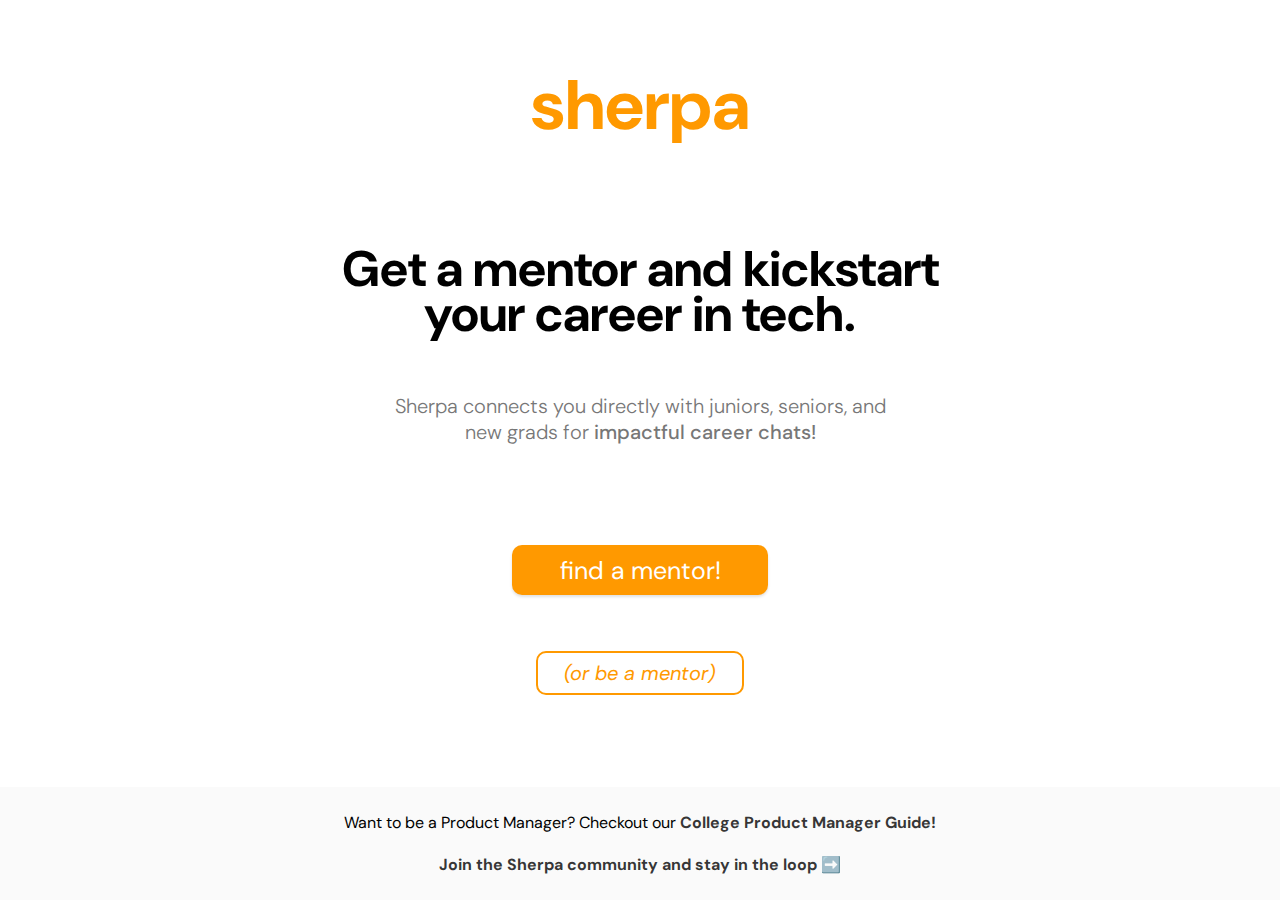
<file: index.html>
<!DOCTYPE html>

<html>

<head>
    <link href="home.css" rel="stylesheet" type="text/css"/> 

    <link href="https://fonts.googleapis.com/css2?family=DM+Sans:ital,wght@0,400;0,500;0,700;1,400;1,500;1,700&display=swap" rel="stylesheet">

    <script src="jquery-3.4.1.min.js"></script> 

    <meta charset="utf-8"/>
    <meta name="viewport" content="width=device-width, initial-scale=1">
     <link rel="shortcut icon" type="image/x-icon" href="favicon.png" />
     <title>Sherpa</title>

    <!-- Hotjar Tracking Code for joinsherpa.co -->
    <script>
        (function(h,o,t,j,a,r){
            h.hj=h.hj||function(){(h.hj.q=h.hj.q||[]).push(arguments)};
            h._hjSettings={hjid:1788069,hjsv:6};
            a=o.getElementsByTagName('head')[0];
            r=o.createElement('script');r.async=1;
            r.src=t+h._hjSettings.hjid+j+h._hjSettings.hjsv;
            a.appendChild(r);
        })(window,document,'https://static.hotjar.com/c/hotjar-','.js?sv=');
    </script>


    <!-- Global site tag (gtag.js) - Google Analytics -->
    <script async src="https://www.googletagmanager.com/gtag/js?id=UA-159977547-3"></script>
    <script>
    window.dataLayer = window.dataLayer || [];
    function gtag(){dataLayer.push(arguments);}
    gtag('js', new Date());

    gtag('config', 'UA-159977547-3');
    </script>




</head>

<body>
    <div id="content">
        <div id="title">sherpa</div>

        <div id="header">Get a mentor and kickstart your career in tech.</div>
        <div id="subheader">Sherpa connects you directly with juniors, seniors, and new grads for <b style="font-weight:500">impactful career chats!</b></div>

        <div id="join-button"><a href="/mentors.html">find a mentor!</a></div>

        <div id="be-button"><a target="_blank" href= "https://sherpamentors.typeform.com/to/Ag2OlS">(or be a mentor)</a></div>


        <div id="footer">
            Want to be a Product Manager? Checkout our <a style="font-weight: bold;" target="_blank" href="https://www.notion.so/anquetil/The-College-Product-Manager-Guide-f0b7c36363c04cc69cb7d0f1e8dc954d">College Product Manager Guide!</a>
        
            </br></br>

            <a style="font-weight: bold;" target="_blank" href="https://sherpamentors.typeform.com/to/J9HQL1">Join the Sherpa community and stay in the loop ➡️</a>
        </div>


    </div>

    
</body>
</html>
</file>
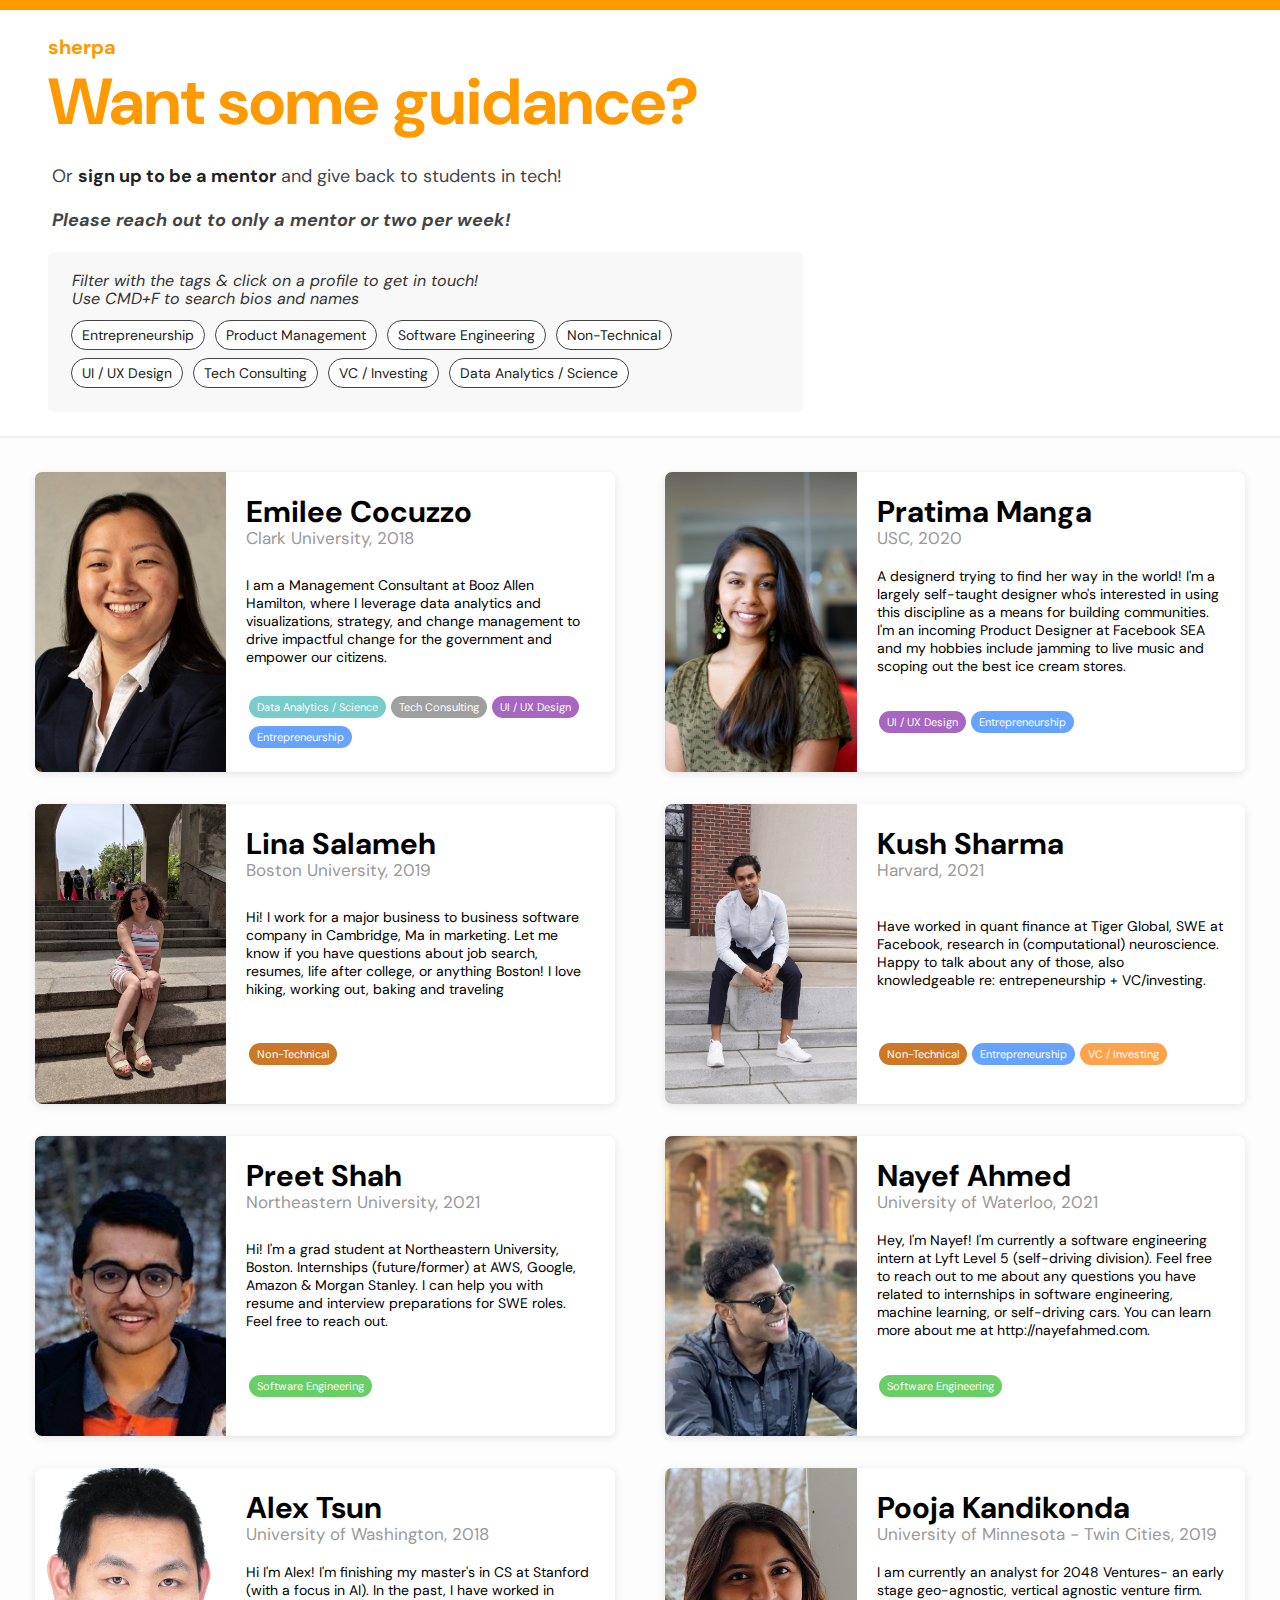
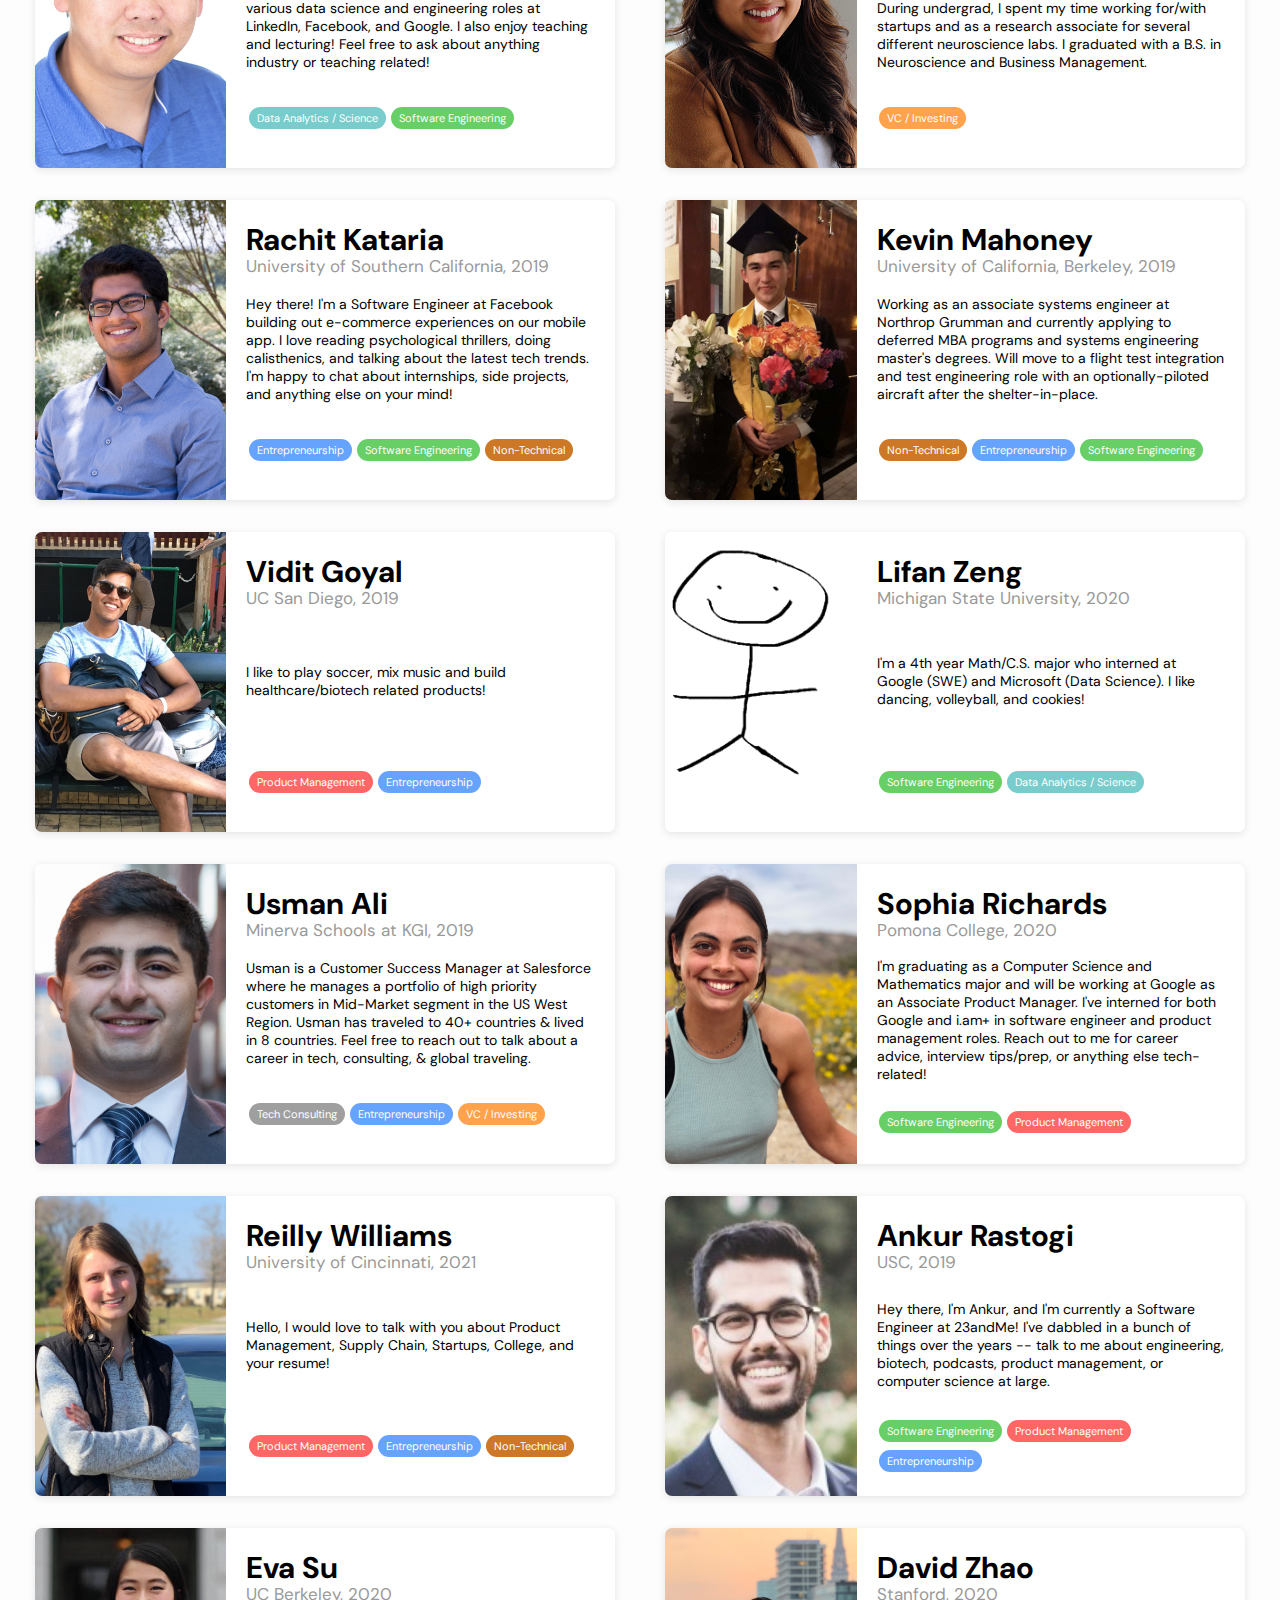
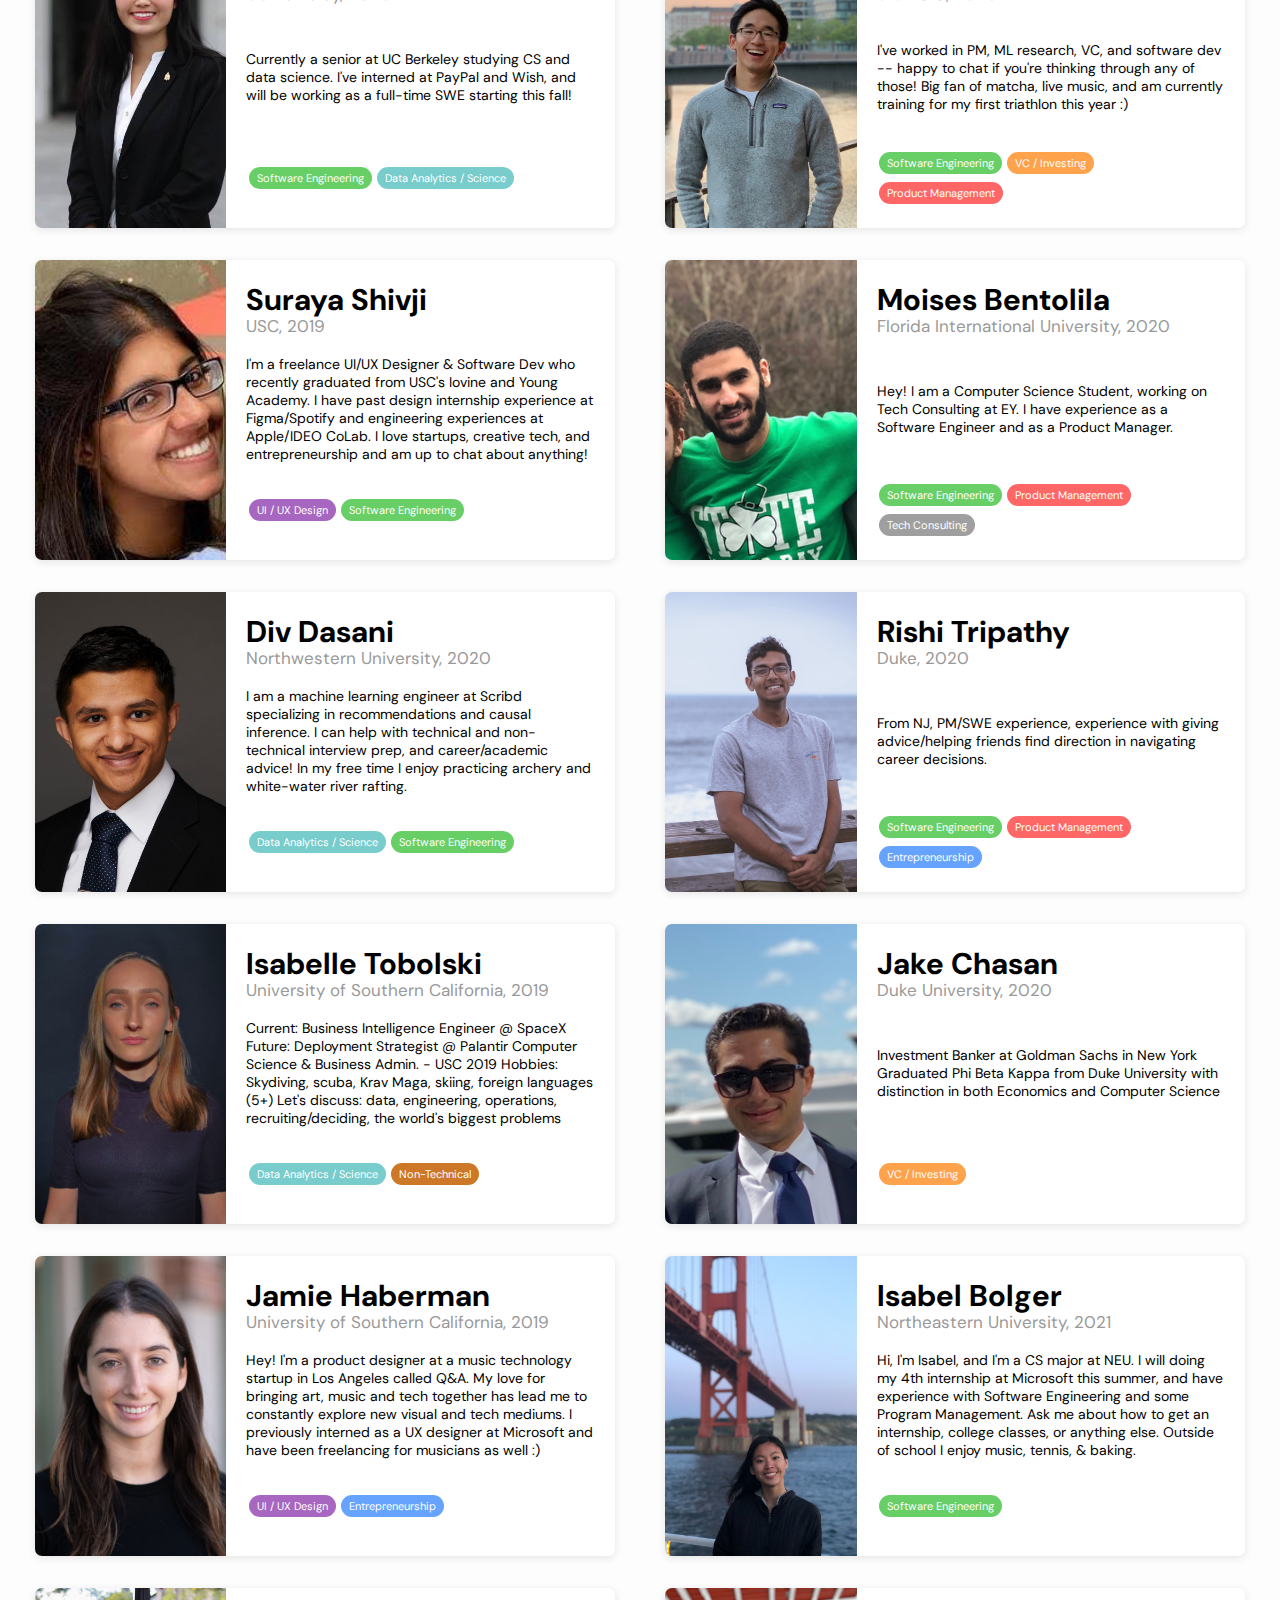
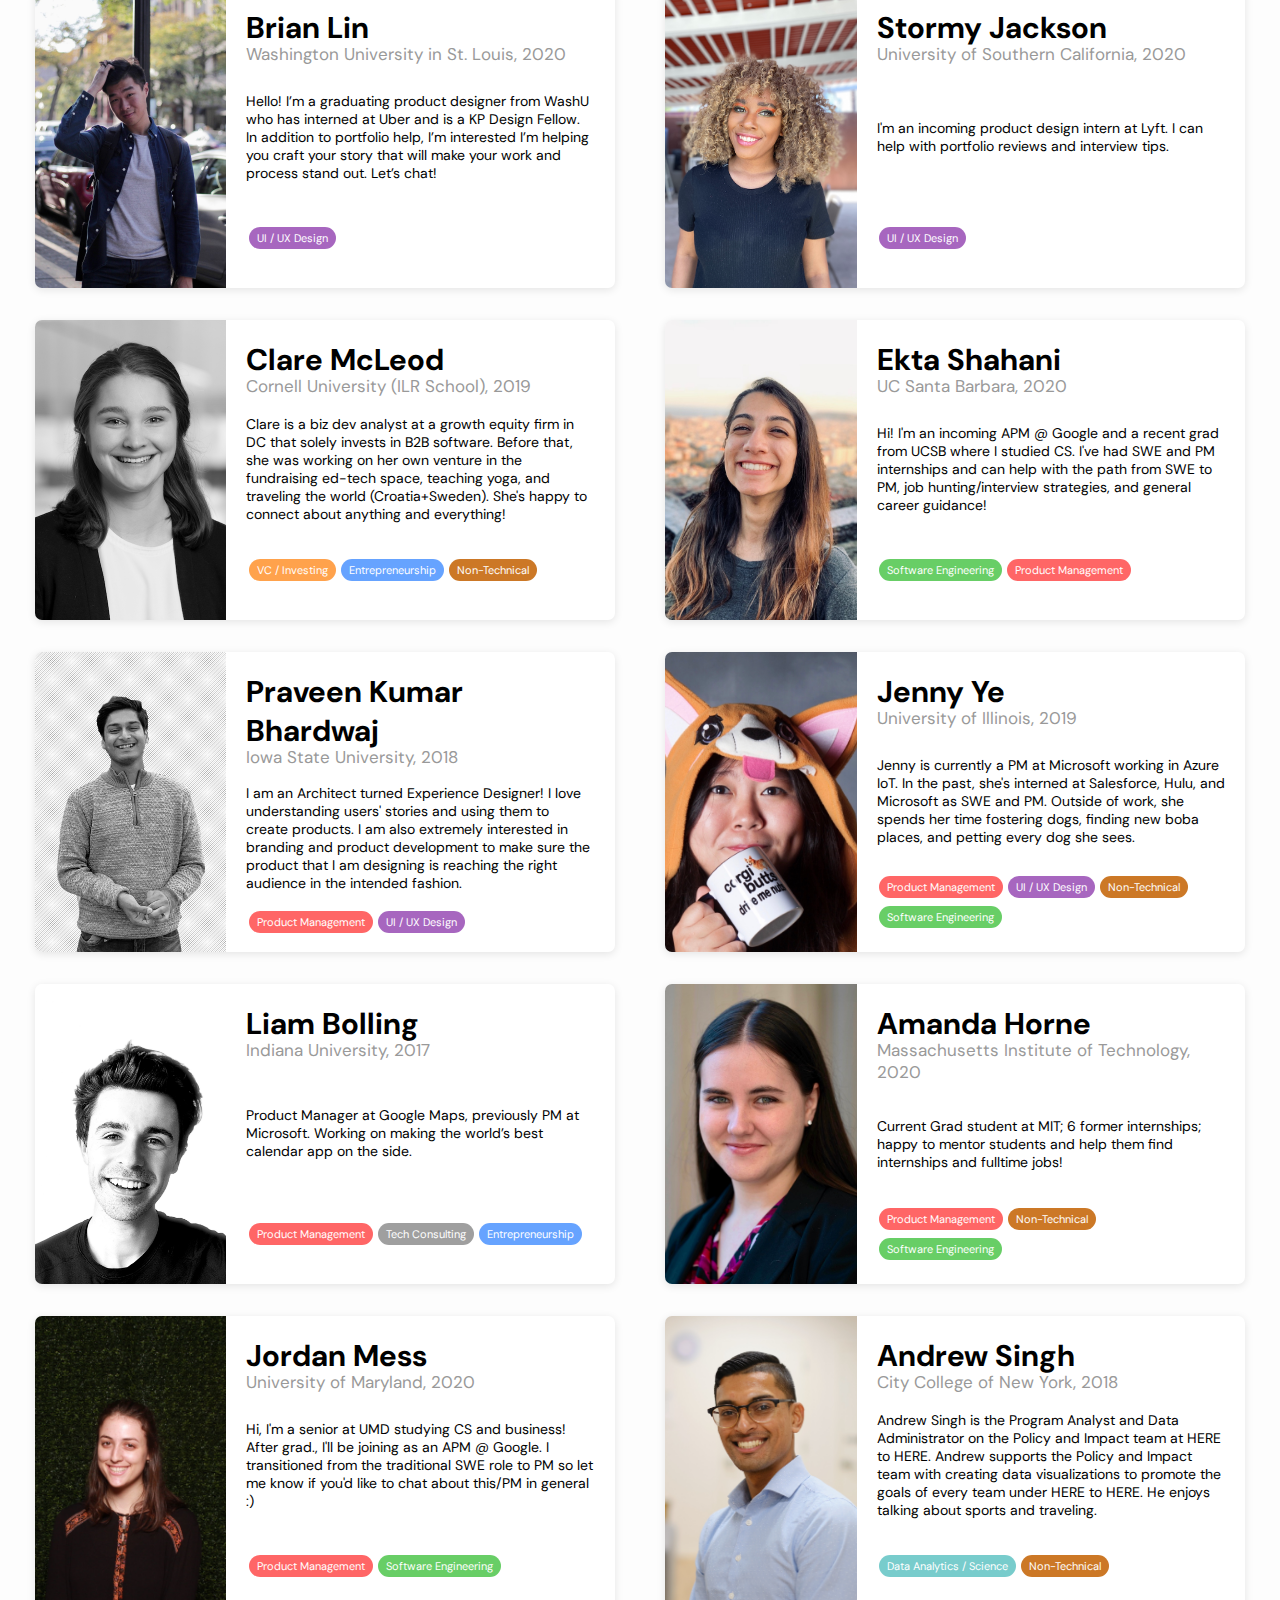
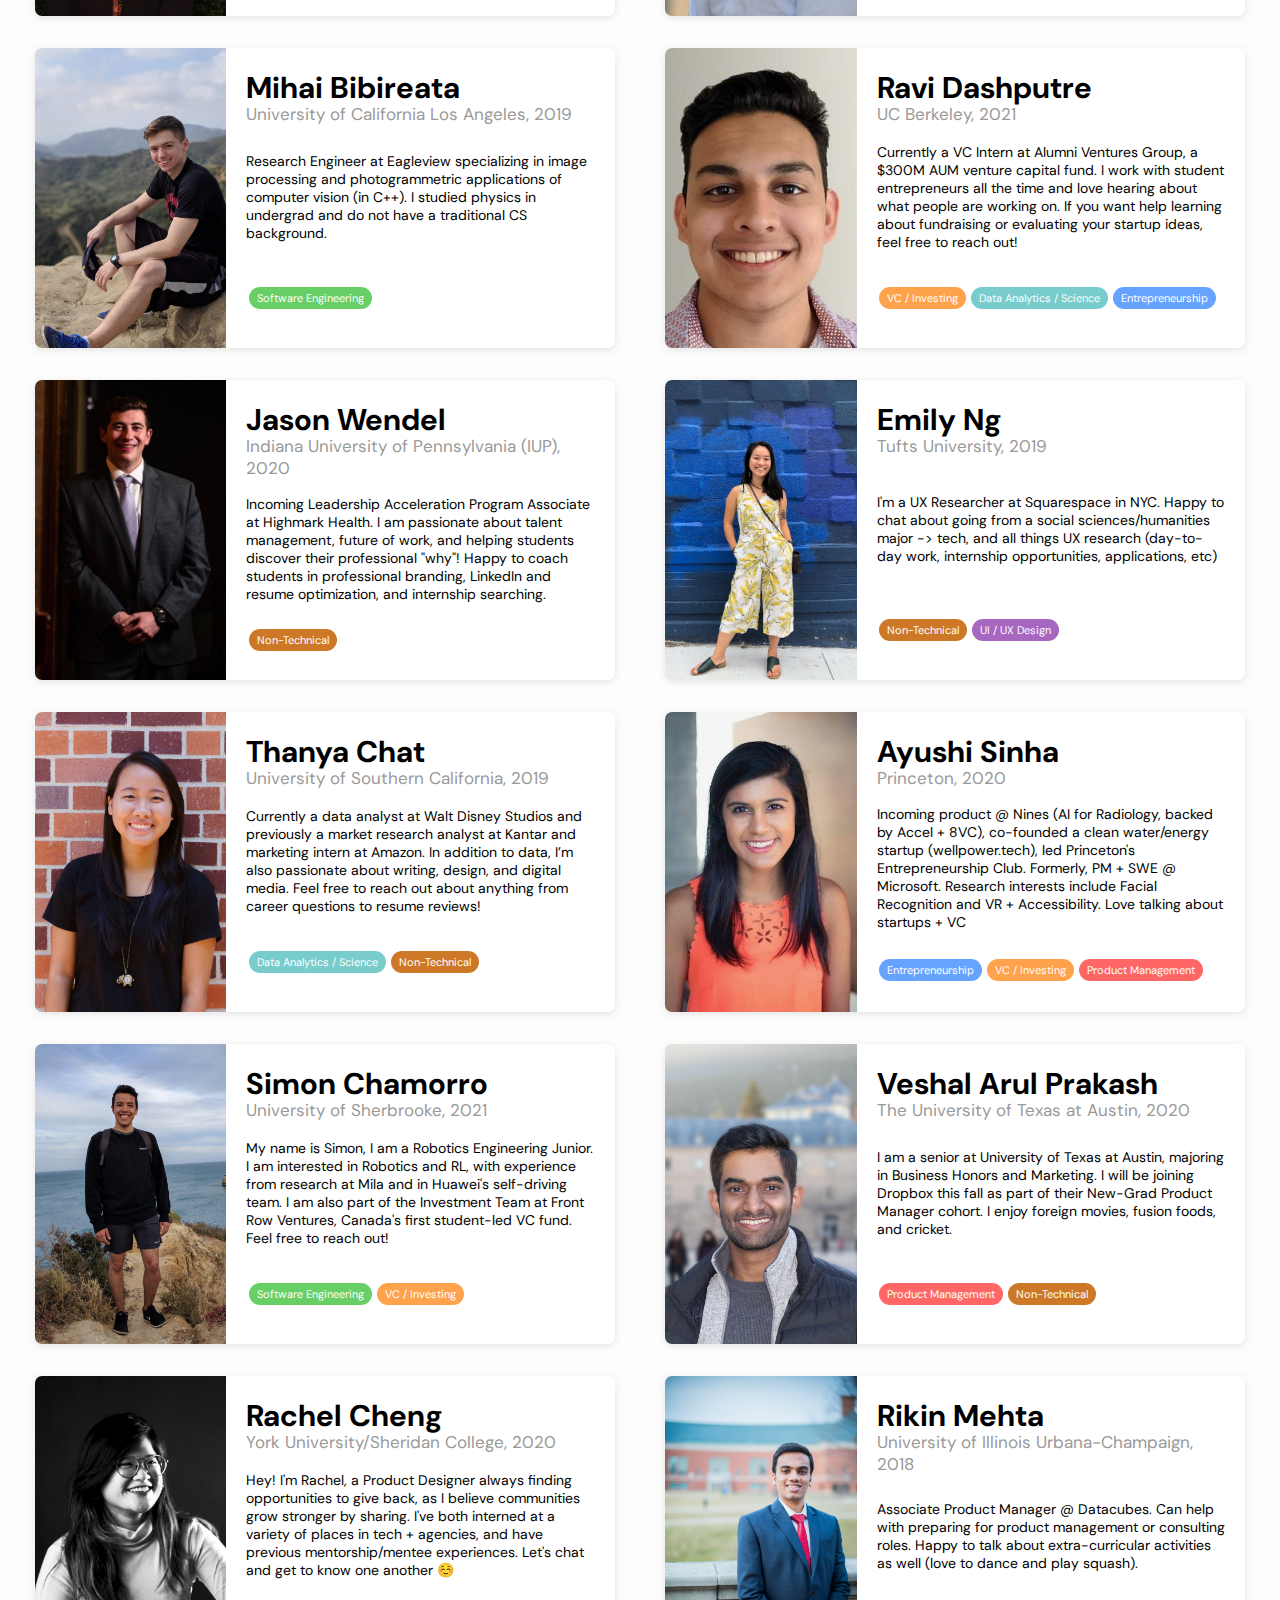
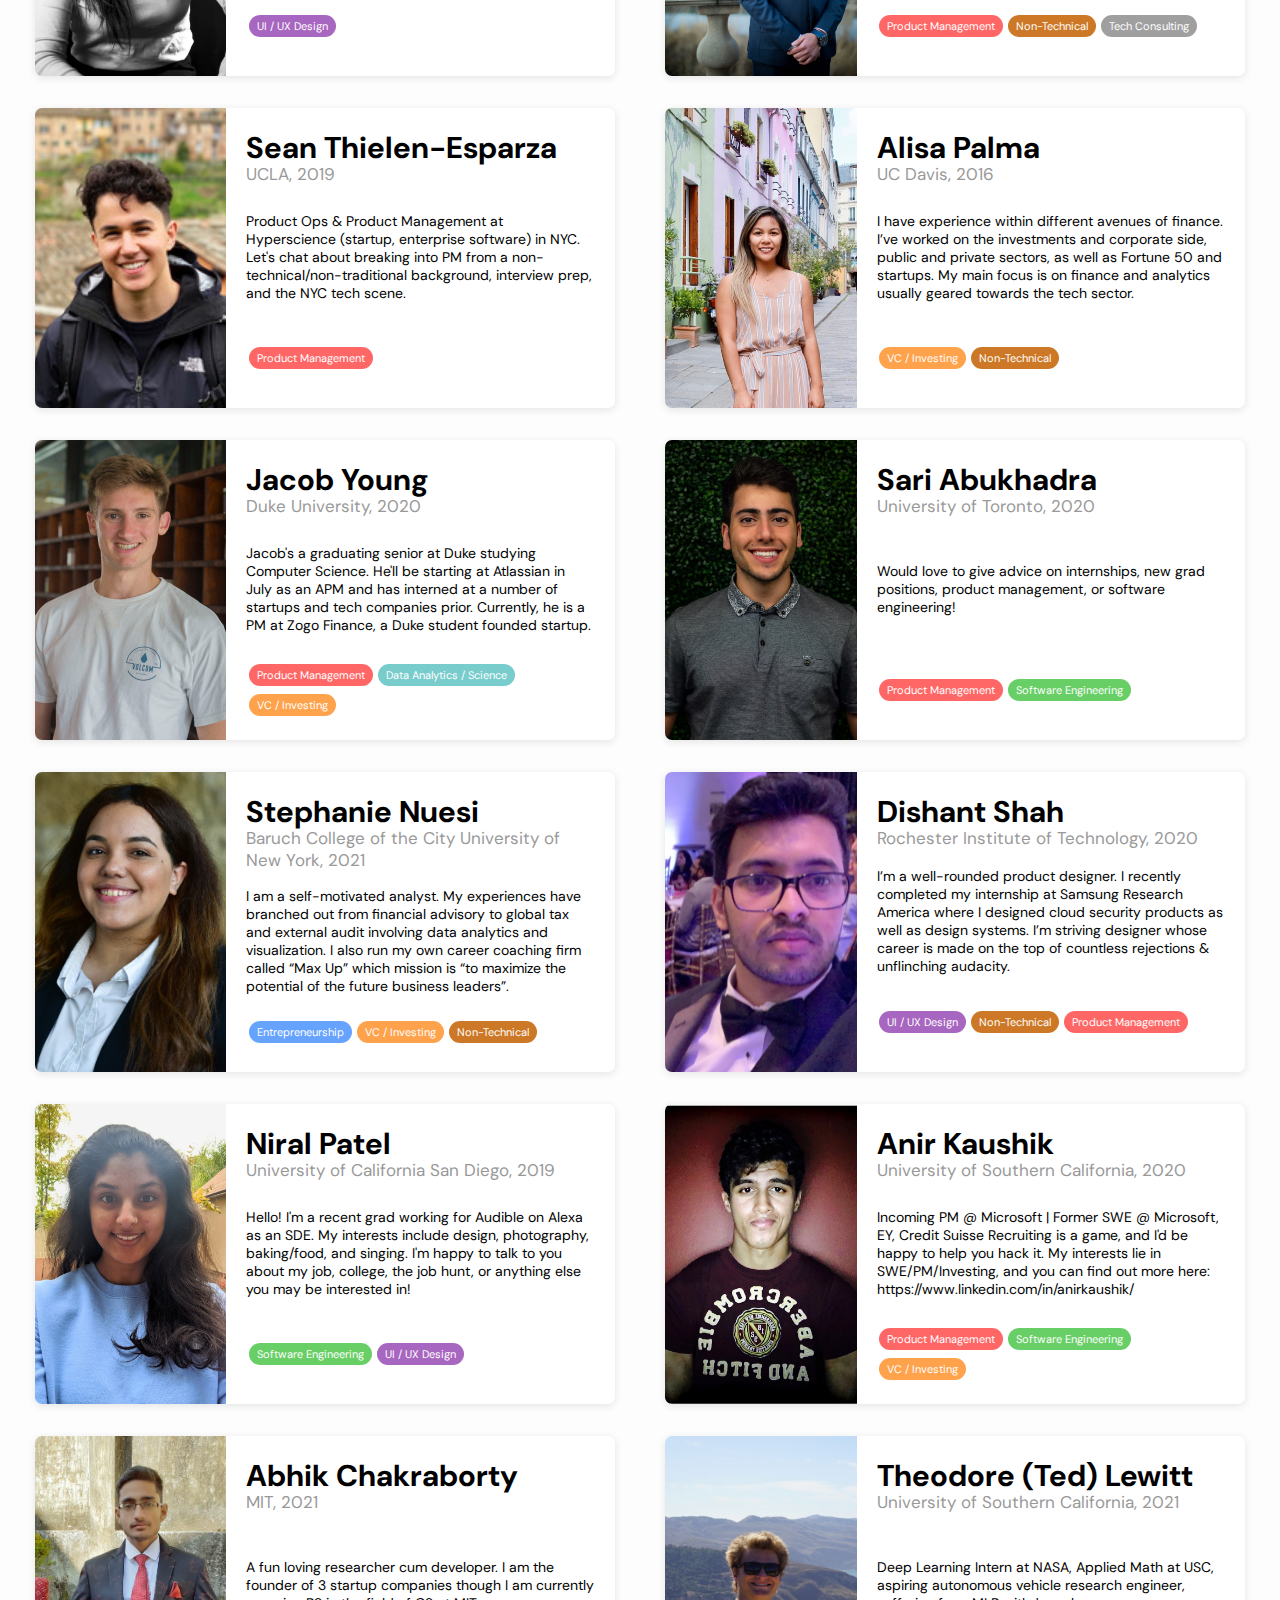
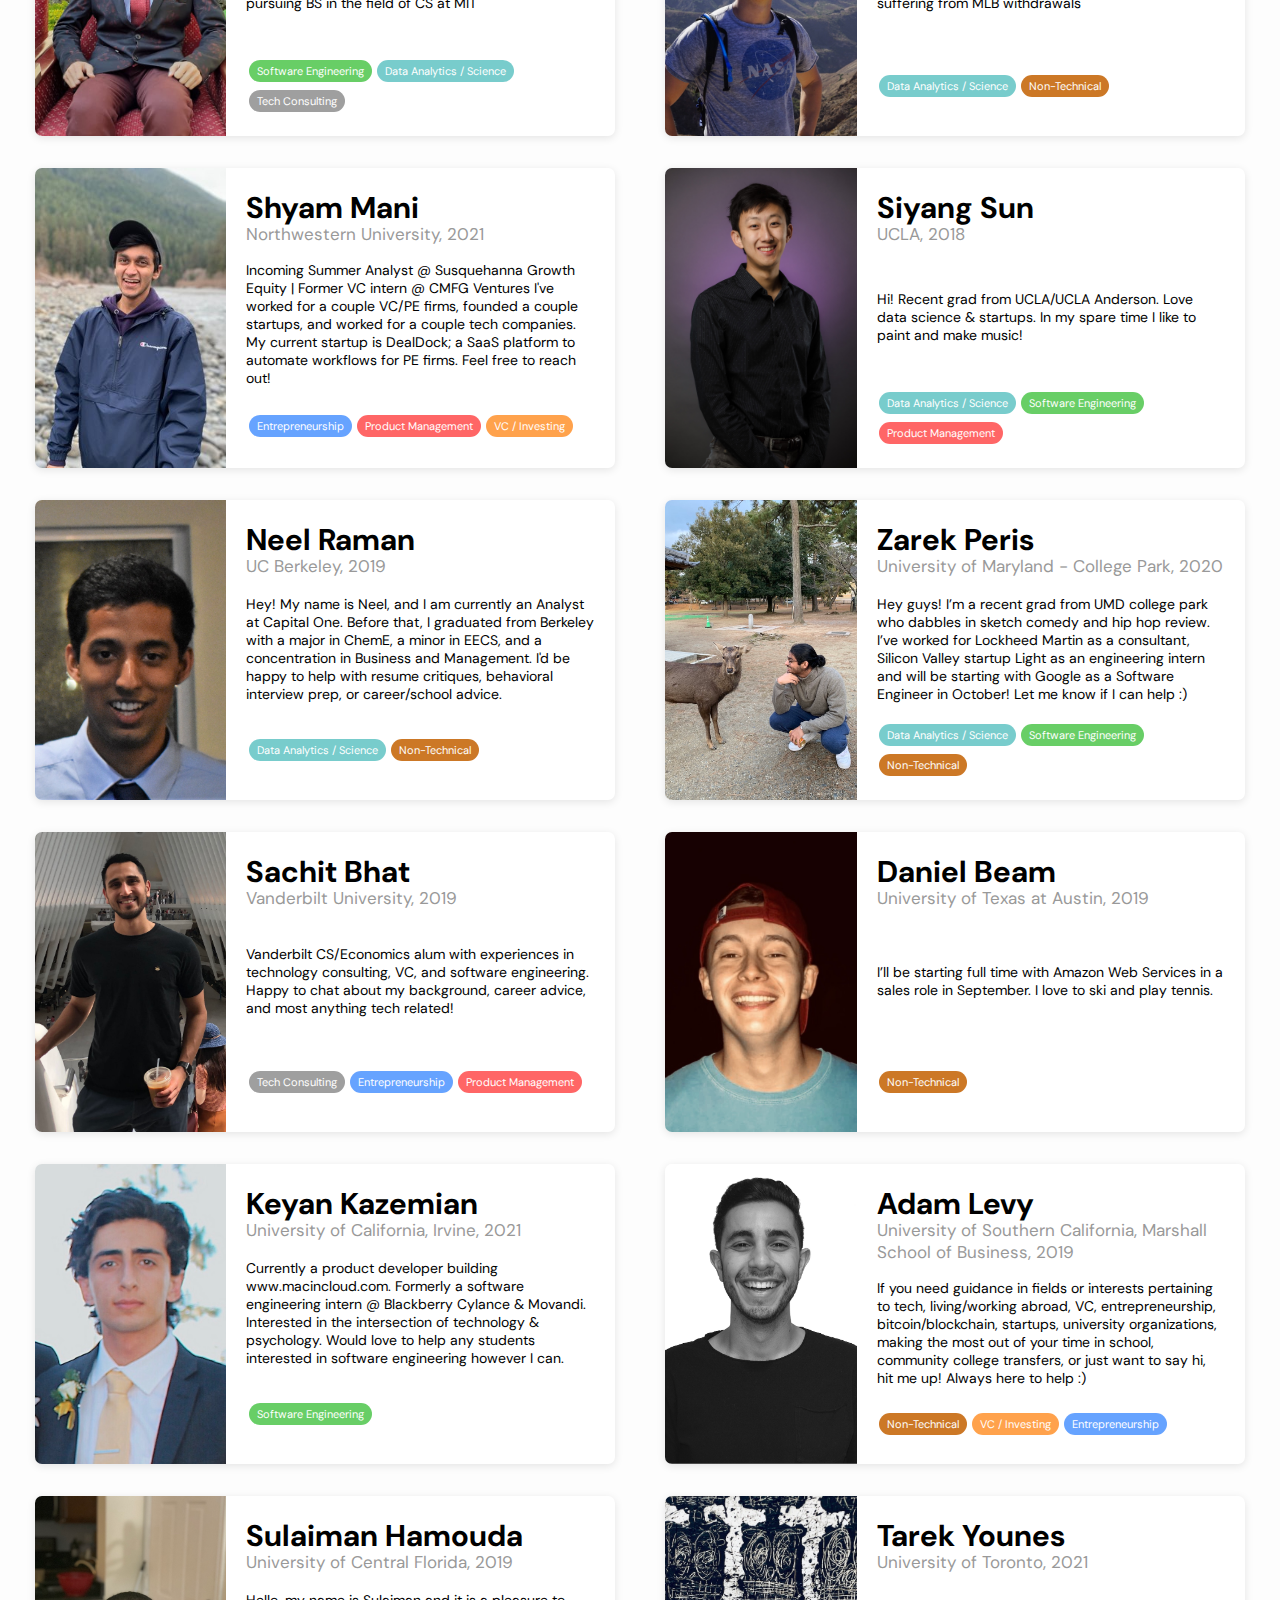
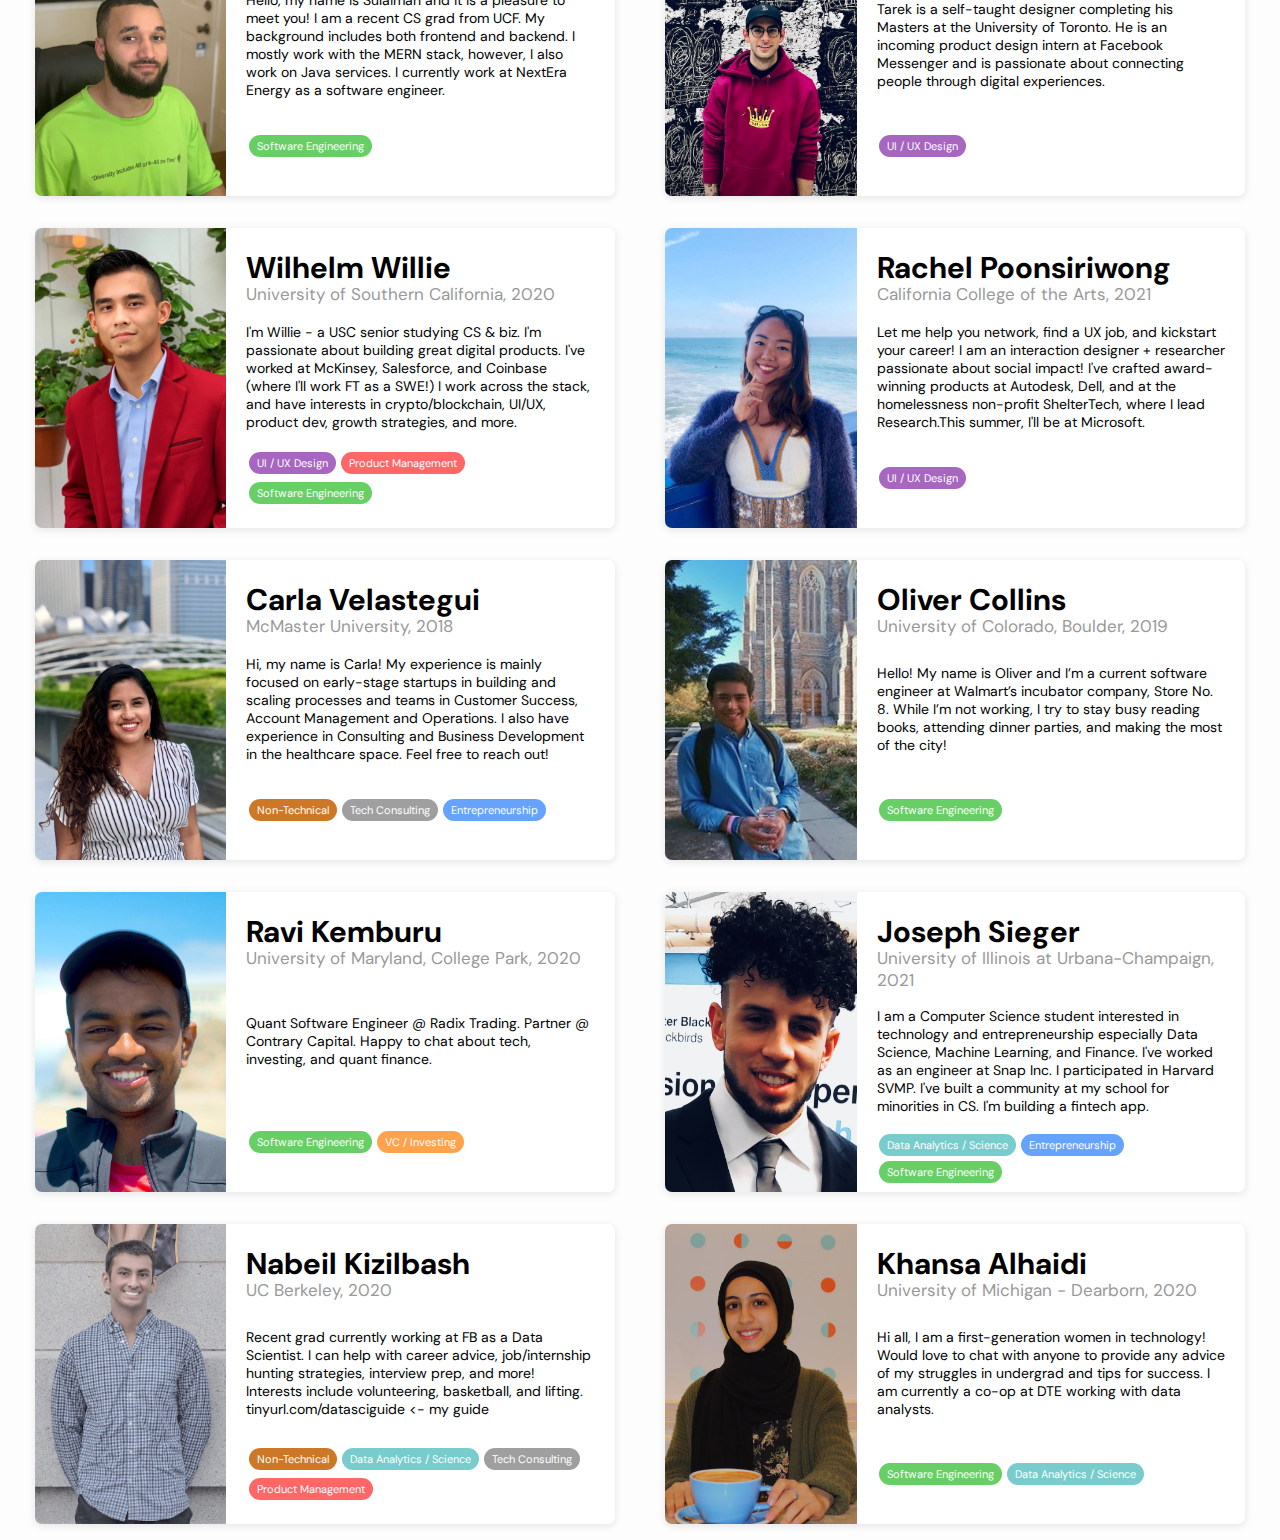
<file: mentors.html>
<!DOCTYPE html>

<html>

<head>
    <link href="mentor-page.css" rel="stylesheet" type="text/css"/> 
<link href="https://fonts.googleapis.com/css2?family=DM+Sans:ital,wght@0,400;0,500;0,700;1,400;1,500;1,700&display=swap" rel="stylesheet">

    <script src="jquery-3.4.1.min.js"></script> 
    <script src="mentor-page.js"></script> 
    <script src="unveiled.js"></script> 

    <!-- Hotjar Tracking Code for joinsherpa.co -->
    <script>
        (function(h,o,t,j,a,r){
            h.hj=h.hj||function(){(h.hj.q=h.hj.q||[]).push(arguments)};
            h._hjSettings={hjid:1788069,hjsv:6};
            a=o.getElementsByTagName('head')[0];
            r=o.createElement('script');r.async=1;
            r.src=t+h._hjSettings.hjid+j+h._hjSettings.hjsv;
            a.appendChild(r);
        })(window,document,'https://static.hotjar.com/c/hotjar-','.js?sv=');
    </script>

    <script language="Javascript">
        window.onload=function(){
        var mobile = (/iphone|ipad|ipod|android|blackberry|mini|windows\sce|palm/i.test(navigator.userAgent.toLowerCase()));
        if (mobile) {
            alert("Hey there! Sherpa is definitely not optimized for mobile yet, so navigate at your own risk :)");              
        } else {
    
        }
      }
      </script>

    <meta charset="utf-8"/>
    <meta name="viewport" content="width=device-width, initial-scale=1">
    <link rel="shortcut icon" type="image/x-icon" href="favicon.png" />
    <title>Sherpa - Tech Mentors</title>

    <!-- Global site tag (gtag.js) - Google Analytics -->
    <script async src="https://www.googletagmanager.com/gtag/js?id=UA-159977547-3"></script>
    <script>
    window.dataLayer = window.dataLayer || [];
    function gtag(){dataLayer.push(arguments);}
    gtag('js', new Date());

    gtag('config', 'UA-159977547-3');
    </script>


</head>

<body>
    <div id="header">
        <a href="/" id="home">sherpa</a>
        <div id="title">Want some guidance?</div>
        <div id="subtitle">Sherpa connects you directly with the people who can help you most</div>

        <div id="signup">Or <a id="link" href="https://sherpamentors.typeform.com/to/Ag2OlS">sign up to be a mentor</a> and give back to students in tech!</div>
        <div id="signup"><B><i>Please reach out to only a mentor or two per week!</i></B></div>

        <div id="filter-stuff">
            <div id="instruction">Filter with the tags & click on a profile to get in touch! </br>Use CMD+F to search bios and names</div>

            <div id="filter-tags">
                <div class="tag" id="Entrepreneurship" onClick="filter('Entrepreneurship');">Entrepreneurship</div>
                <div class="tag" id="Product-Management" onClick="filter('Product Management');">Product Management</div>
                <div class="tag" id="Software-Engineering" onClick="filter('Software Engineering');">Software Engineering</div>
                <div class="tag" id="Non-Technical" onClick="filter('Non-Technical');">Non-Technical</div>
                <div class="tag" id="UI---UX-Design" onClick="filter('UI / UX Design');">UI / UX Design</div>
                <div class="tag" id="Tech-Consulting" onClick="filter('Tech Consulting');">Tech Consulting</div>
                <div class="tag" id="VC---Investing" onClick="filter('VC / Investing');">VC / Investing</div>
                <div class="tag" id="Data-Analytics---Science" onClick="filter('Data Analytics / Science');">Data Analytics / Science</div>
    
    
            </div>
        </div>

    </div>

    


    <div id="mentors">
        
    </div>
    <script data-name="BMC-Widget" src="https://cdnjs.buymeacoffee.com/1.0.0/widget.prod.min.js" data-id="martinanq" data-description="Help me run & improve Sherpa!" data-message="Want to support Sherpa?" data-color="#FF813F" data-position="right" data-x_margin="18" data-y_margin="18"></script>

</html>
</file>
<file: home.css>
html, body{
    width: 100%;
    height: 100%;
    margin: 0;
    font-family: 'DM Sans', sans-serif;

}

#content{
    height: 100%;
    display: flex;
    flex-direction: column;
    justify-content: space-between;

    text-align: center;

}

#title {
    margin: 0 auto;
    text-align: center;

    margin-top: 60px;
    margin-bottom: 40px;

    color: #ff9900;
    font-weight: 700;
    font-size: 70px;
}

#header {
    margin: 0 auto;
    text-align: center;

    width: 55%;

    line-height: 90%;

    color: black;
    font-weight: 700;
    font-size: 50px;
}

#subheader {
    margin: 0 auto;
    text-align: center;
    
    width: 40%;

    color: #777;
    font-weight: 300;
    font-size: 20px;
}

#join-button{
    width: 20%;
    min-height: 50px;

    display: inline-flex;
    align-items: center; 
    justify-content: center;

    margin: 44px auto 0 auto;

    background: #FF9900;
    box-shadow: 0px 2px 3px rgba(0, 0, 0, 0.12);
    border-radius: 10px;

    font-size: 25px;
    cursor:pointer;

    transition: all .3s ease-in-out;
}

#join-button:hover{
    -moz-transform: translate(0px, -5px);
    -ms-transform: translate(0px, -5px);
    -o-transform: translate(0px, -5px);
    -webkit-transform: translate(0px, -5px);
    transform: translate(0px, -5px);
    box-shadow: 1px 3px 4px rgba(0, 0, 0, 0.18);

}

#join-button a {
    color: white;
    text-decoration: none;
}


#be-button {
    width: 16%;

    min-height: 40px;

    display: inline-flex;
    align-items: center; 
    justify-content: center;

    margin: 0 auto 36px auto;

    color: #FF9900;
    background: white;
    border: 2px solid #ff9900;
    border-radius: 10px;
    font-style: italic;

    font-size: 20px;
    cursor:pointer;

    transition: all .3s ease-in-out;
}

#be-button:hover{
    -moz-transform: translate(0px, -5px);
    -ms-transform: translate(0px, -5px);
    -o-transform: translate(0px, -5px);
    -webkit-transform: translate(0px, -5px);
    transform: translate(0px, -5px);
    box-shadow: 0px 0px 7px rgba(0, 0, 0, 0.20);

}

#be-button a {
    color: #ff9900;
    text-decoration: none;
}

#footer {
    padding: 25px;
    background-color: #fafafa;
}

#footer a {
    margin: 0 auto;
    width: 100%;
    color: rgba(0,0,0,.8);
    text-decoration: none;
    text-align: center;
}

#footer a:hover{
    border-bottom: 2px solid rgba(0,0,0,.8);
}

@media only screen and (max-width: 600px) {
    #join-button{
        width: 50%;
    }

    #be-button {
        margin-top: 15px;
        width: 40%;
        font-size: 16px;
    }

    #header {
        width: 80%;
    }
  }
</file>
<file: mentor-page.css>
html,body {
    background-color: #fdfdfd;
    font-family: 'DM Sans', sans-serif;
    margin: 0;
    padding: 0;
}

#filter-tags {
    color: black;
}

#filter-tags .tag {
    cursor: pointer;
    display: inline-block;
    padding: 5px 10px;
    
    font-size: 14px; 

    margin: 4px 3px;
    border-radius: 20px;
    color: #222;
    background-color: white;
    border: 1px solid #444;

    transition: all .1s ease-in-out;
}








#mentors {
    display: flex;
    flex-wrap: wrap;
    justify-content: space-evenly;
}

.mentor-card {
    background-color: white;
    box-shadow: 0 2px 8px rgba(0,0,0,.10);
    margin: 16px;
    padding: 0px;

    color: black;
    text-decoration: none;

    height: 300px;
    width: 580px;

    border-radius: 7px;

    display: flex;

    transition: all .3s ease-in-out;
    -webkit-transition: all .3s ease-in-out;
    -moz-transition: all .3s ease-in-out;

}

.mentor-card:hover{
    box-shadow: 0 2px 8px rgba(0,0,0,.15);
    -moz-transform: translate(0px, -5px);
    -ms-transform: translate(0px, -5px);
    -o-transform: translate(0px, -5px);
    -webkit-transform: translate(0px, -5px);
    -webkit-backface-visibility: hidden;
    -webkit-transform: translateZ(0) scale(1.0, 1.0);
    transform: translate(0px, -5px);

}

.mentor-card img{
    object-fit: cover;
    height:100%;
    min-width: 33%;
    max-width: 33%;

    border-radius: 7px 0 0 7px;
}

.mentor-card .content {
    width: 67%;
    padding: 20px;

    display: flex;
    flex-direction: column;
    justify-content: space-between;

    box-sizing: border-box;
}

.mentor-card .name {
    font-weight: 700;
    font-size: 30px;
}

.mentor-card .school {
    font-weight: 400;
    font-size: 17px;
    color: #999;

    margin-top: -4px;
    margin-bottom: 16px;
}

.mentor-card .bio {
    font-weight: 400;
    font-size: 14px;

    margin-bottom: 16px;
}
.mentor-card .tags {
    height: 60px;
    display: flex;
    flex-wrap: wrap;
    align-items: center;
}

.mentor-card .tags .tag{
    padding: 4px 8px;
    margin: 2.5px;

    border-radius: 20px;

    font-size: 11px;
    color:white;
}

.mentor-card .tags #Product-Management {
    background-color: rgba(255, 0, 0, 0.6);
}

.mentor-card .tags #Software-Engineering {
    background-color: rgba(3, 174, 0, .6);
}

.mentor-card .tags #Entrepreneurship {
    background-color: rgba(0, 102, 255, .6);
}

.mentor-card .tags #UI---UX-Design {
    background-color: rgba(109, 0, 148, .6);
}

.mentor-card .tags #VC---Investing {
    background-color: rgba(255, 122, 0, .7);
}

.mentor-card .tags #Data-Analytics---Science {
    background-color: rgba(62, 182, 182, .7);
}

.mentor-card .tags #Tech-Consulting {
    background-color: rgba(159,159,159,1);
}
.mentor-card .tags #Non-Technical {
    background-color: rgba(204, 120, 38, 1);
}






#home {
    color: #ff9900;
    font-size: 20px;
    font-weight: 700;

    cursor: pointer;
    transition: all .5s ease-in-out;
    text-decoration: none;
}

#home:hover{
    letter-spacing: 2px;
}

#header {
    width: 100%;
    border-top: 10px solid #ff9900;

    background-color: white;

    padding: 24px 24px 24px 48px;
    box-sizing: border-box;
    margin-bottom: 20px;

    box-shadow: 0px 2px 1px rgba(0,0,0,.05);
}

#header #title {
    font-size: 65px;
    color: #ff9900;
    font-weight: 700;
}

#header #subtitle {
    display: none;
    margin-top: 4px;
    line-height: 100%;
    width: 60%;
    font-size: 35px;
    font-weight: 500;
}

#header #instruction {
    color: #333;

    font-size: 16px;
    font-weight: 400;
    font-style: italic;

    line-height: 18px;

    margin-bottom: 8px;
    margin-left: 4px;

}

#filter-stuff { 
    background-color: #f8f8f8;
    border-radius: 5px;
    padding: 20px 10px 20px 20px;
    width: 60%;
}

#header #signup {
    color: #444;

    margin-top: 20px;
    margin-bottom: 20px;

    margin-left: 4px;


    font-size: 18px;
    font-weight: 400;
}

#header #signup #link {
    color: #222;

    font-weight: bold;
    text-decoration: none;
}

#header #signup #link:hover {
    border-bottom: solid 1.5px #222;
}
</file>
